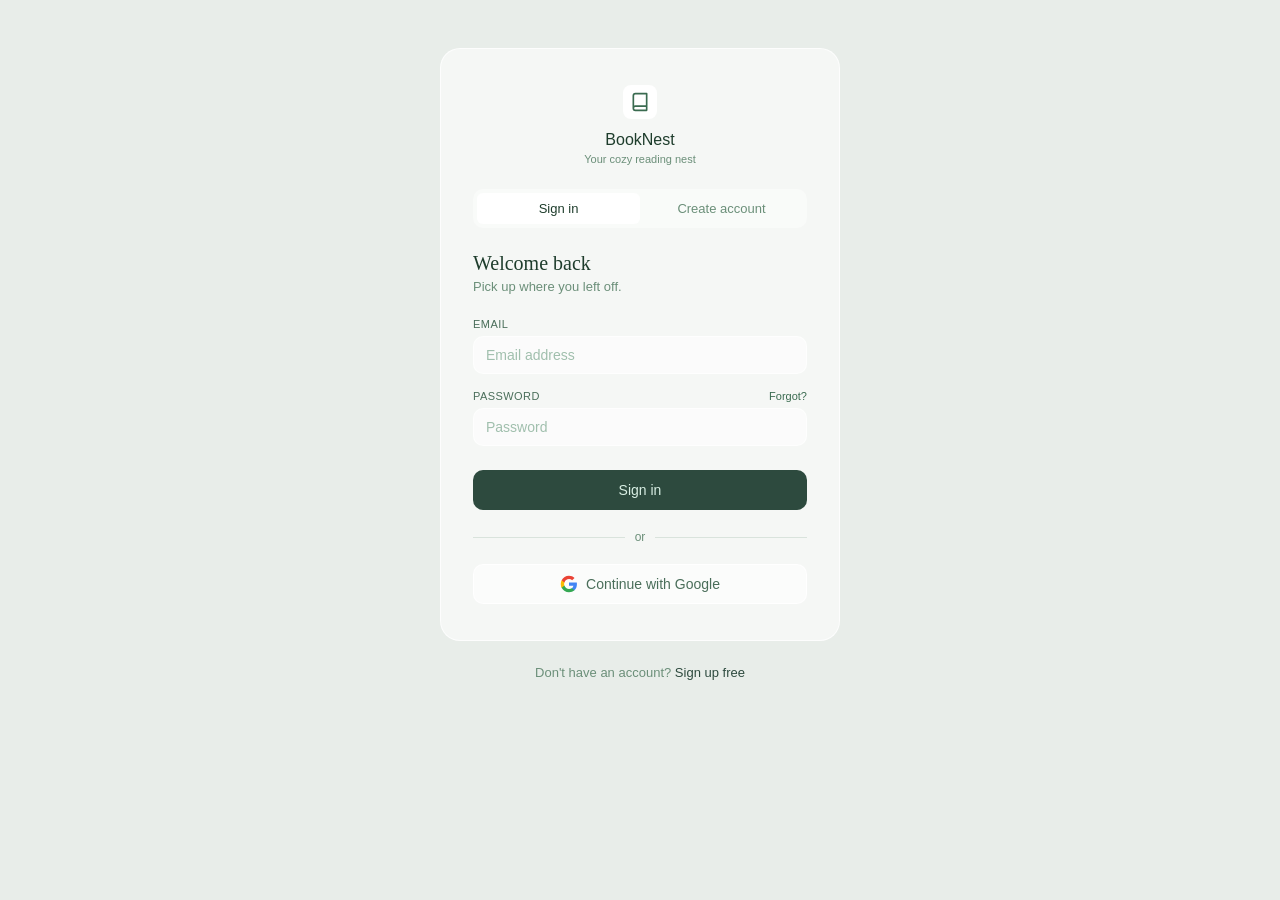
<file: account.html>
<!DOCTYPE html>
<html lang="en">
<head>
  <meta charset="UTF-8">
  <meta name="viewport" content="width=device-width, initial-scale=1.0">
  <title>BookNest - Your cozy reading nest</title>
  <link rel="stylesheet" href="accounts.css">
</head>
<body>
  <div class="page-wrapper">
    <div class="card">
      <div class="brand-header">
        <div class="icon-box">
          <svg viewBox="0 0 24 24" width="20" height="20" stroke="#3a6b50" stroke-width="2" fill="none" stroke-linecap="round" stroke-linejoin="round">
            <path d="M4 19.5v-15A2.5 2.5 0 0 1 6.5 2H20v20H6.5a2.5 2.5 0 0 1 0-5H20"/>
          </svg>
        </div>
        <div class="brand-info">
          <div class="brand-name">BookNest</div>
          <div class="brand-subtitle">Your cozy reading nest</div>
        </div>
      </div>

      <div class="tab-switcher">
        <div class="tab active" id="tab-in" onclick="show('in')">Sign in</div>
        <div class="tab" id="tab-up" onclick="show('up')">Create account</div>
      </div>

      <!-- Sign In Panel -->
      <div id="panel-in" class="panel active">
        <h2 class="panel-heading">Welcome back</h2>
        <p class="panel-subtext">Pick up where you left off.</p>

        <div class="form-group">
          <label>EMAIL</label>
          <input type="email" placeholder="Email address">
        </div>

        <div class="form-group">
          <div class="label-row">
            <label>PASSWORD</label>
            <a href="#" class="forgot-link">Forgot?</a>
          </div>
          <input type="password" placeholder="Password">
        </div>

        <button class="primary-btn">Sign in</button>

        <div class="divider">
          <span>or</span>
        </div>

        <button class="google-btn">
          <svg width="18" height="18" viewBox="0 0 24 24">
            <path fill="#4285F4" d="M22.56 12.25c0-.78-.07-1.53-.2-2.25H12v4.26h5.92c-.26 1.37-1.04 2.53-2.21 3.31v2.77h3.57c2.08-1.92 3.28-4.74 3.28-8.09z"/>
            <path fill="#34A853" d="M12 23c2.97 0 5.46-.98 7.28-2.66l-3.57-2.77c-.98.66-2.23 1.06-3.71 1.06-2.86 0-5.29-1.93-6.16-4.53H2.18v2.84C3.99 20.53 7.7 23 12 23z"/>
            <path fill="#FBBC05" d="M5.84 14.09c-.22-.66-.35-1.36-.35-2.09s.13-1.43.35-2.09V7.07H2.18C1.43 8.55 1 10.22 1 12s.43 3.45 1.18 4.93l2.85-2.22.81-.62z"/>
            <path fill="#EA4335" d="M12 5.38c1.62 0 3.06.56 4.21 1.64l3.15-3.15C17.45 2.09 14.97 1 12 1 7.7 1 3.99 3.47 2.18 7.07l3.66 2.84c.87-2.6 3.3-4.53 6.16-4.53z"/>
          </svg>
          Continue with Google
        </button>
      </div>

      <!-- Create Account Panel -->
      <div id="panel-up" class="panel">
        <div class="step-indicator">
          <div class="dot active" id="dot-1"></div>
          <div class="dot pending" id="dot-2"></div>
          <div class="dot pending" id="dot-3"></div>
        </div>

        <!-- Step 1 -->
        <div id="u1" class="step-panel active">
          <h2 class="panel-heading">Join BookNest</h2>
          <p class="panel-subtext">Takes about a minute.</p>
          
          <div class="grid-2">
            <div class="form-group">
              <label>FIRST NAME</label>
              <input type="text" placeholder="First name">
            </div>
            <div class="form-group">
              <label>LAST NAME</label>
              <input type="text" placeholder="Last name">
            </div>
          </div>
          
          <div class="form-group">
            <label>EMAIL</label>
            <input type="email" placeholder="Email address">
          </div>
          <div class="form-group">
            <label>PASSWORD</label>
            <input type="password" placeholder="Min. 8 characters">
          </div>
          
          <button class="primary-btn" onclick="ustep(2)">Continue &rarr;</button>

          <div class="divider">
            <span>or</span>
          </div>

          <button class="google-btn">
            <svg width="18" height="18" viewBox="0 0 24 24">
              <path fill="#4285F4" d="M22.56 12.25c0-.78-.07-1.53-.2-2.25H12v4.26h5.92c-.26 1.37-1.04 2.53-2.21 3.31v2.77h3.57c2.08-1.92 3.28-4.74 3.28-8.09z"/>
              <path fill="#34A853" d="M12 23c2.97 0 5.46-.98 7.28-2.66l-3.57-2.77c-.98.66-2.23 1.06-3.71 1.06-2.86 0-5.29-1.93-6.16-4.53H2.18v2.84C3.99 20.53 7.7 23 12 23z"/>
              <path fill="#FBBC05" d="M5.84 14.09c-.22-.66-.35-1.36-.35-2.09s.13-1.43.35-2.09V7.07H2.18C1.43 8.55 1 10.22 1 12s.43 3.45 1.18 4.93l2.85-2.22.81-.62z"/>
              <path fill="#EA4335" d="M12 5.38c1.62 0 3.06.56 4.21 1.64l3.15-3.15C17.45 2.09 14.97 1 12 1 7.7 1 3.99 3.47 2.18 7.07l3.66 2.84c.87-2.6 3.3-4.53 6.16-4.53z"/>
            </svg>
            Sign up with Google
          </button>
        </div>

        <!-- Step 2 -->
        <div id="u2" class="step-panel">
          <h2 class="panel-heading">Your reading taste</h2>
          <p class="panel-subtext">We'll personalize your library.</p>
          
          <div class="form-group">
            <label>READING GOAL (BOOKS / YEAR)</label>
            <input type="number" placeholder="e.g. 24" value="24">
          </div>

          <div class="genre-grid">
            <div class="genre-chip selected" onclick="toggleChip(this)">Fiction</div>
            <div class="genre-chip" onclick="toggleChip(this)">Non-fiction</div>
            <div class="genre-chip" onclick="toggleChip(this)">Mystery</div>
            <div class="genre-chip selected" onclick="toggleChip(this)">Sci-fi</div>
            <div class="genre-chip" onclick="toggleChip(this)">History</div>
            <div class="genre-chip" onclick="toggleChip(this)">Fantasy</div>
            <div class="genre-chip" onclick="toggleChip(this)">Biography</div>
            <div class="genre-chip" onclick="toggleChip(this)">Self-help</div>
            <div class="genre-chip" onclick="toggleChip(this)">Poetry</div>
          </div>
          
          <button class="primary-btn" onclick="ustep(3)">Continue &rarr;</button>
        </div>

        <!-- Step 3 -->
        <div id="u3" class="step-panel">
          <h2 class="panel-heading">Almost done</h2>
          <p class="panel-subtext">One last step.</p>
          
          <div class="form-group">
            <label>DISPLAY NAME</label>
            <input type="text" placeholder="e.g. ada_reads">
          </div>

          <div class="perks-box">
            <div class="perk">📚 Unlimited library & reading logs</div>
            <div class="perk">📈 Reading stats & yearly recap</div>
            <div class="perk">📝 Private notes & highlights</div>
          </div>
          
          <button class="primary-btn">Create my account</button>
        </div>

      </div>
    </div>
    
    <div class="footer-note" id="footer-in">
      Don't have an account? <a href="#" onclick="show('up'); return false;">Sign up free</a>
    </div>
    <div class="footer-note" id="footer-up" style="display: none;">
      Already a member? <a href="#" onclick="show('in'); return false;">Sign in</a>
    </div>
  </div>
  <script src="accounts.js"></script>
</body>
</html>
</file>
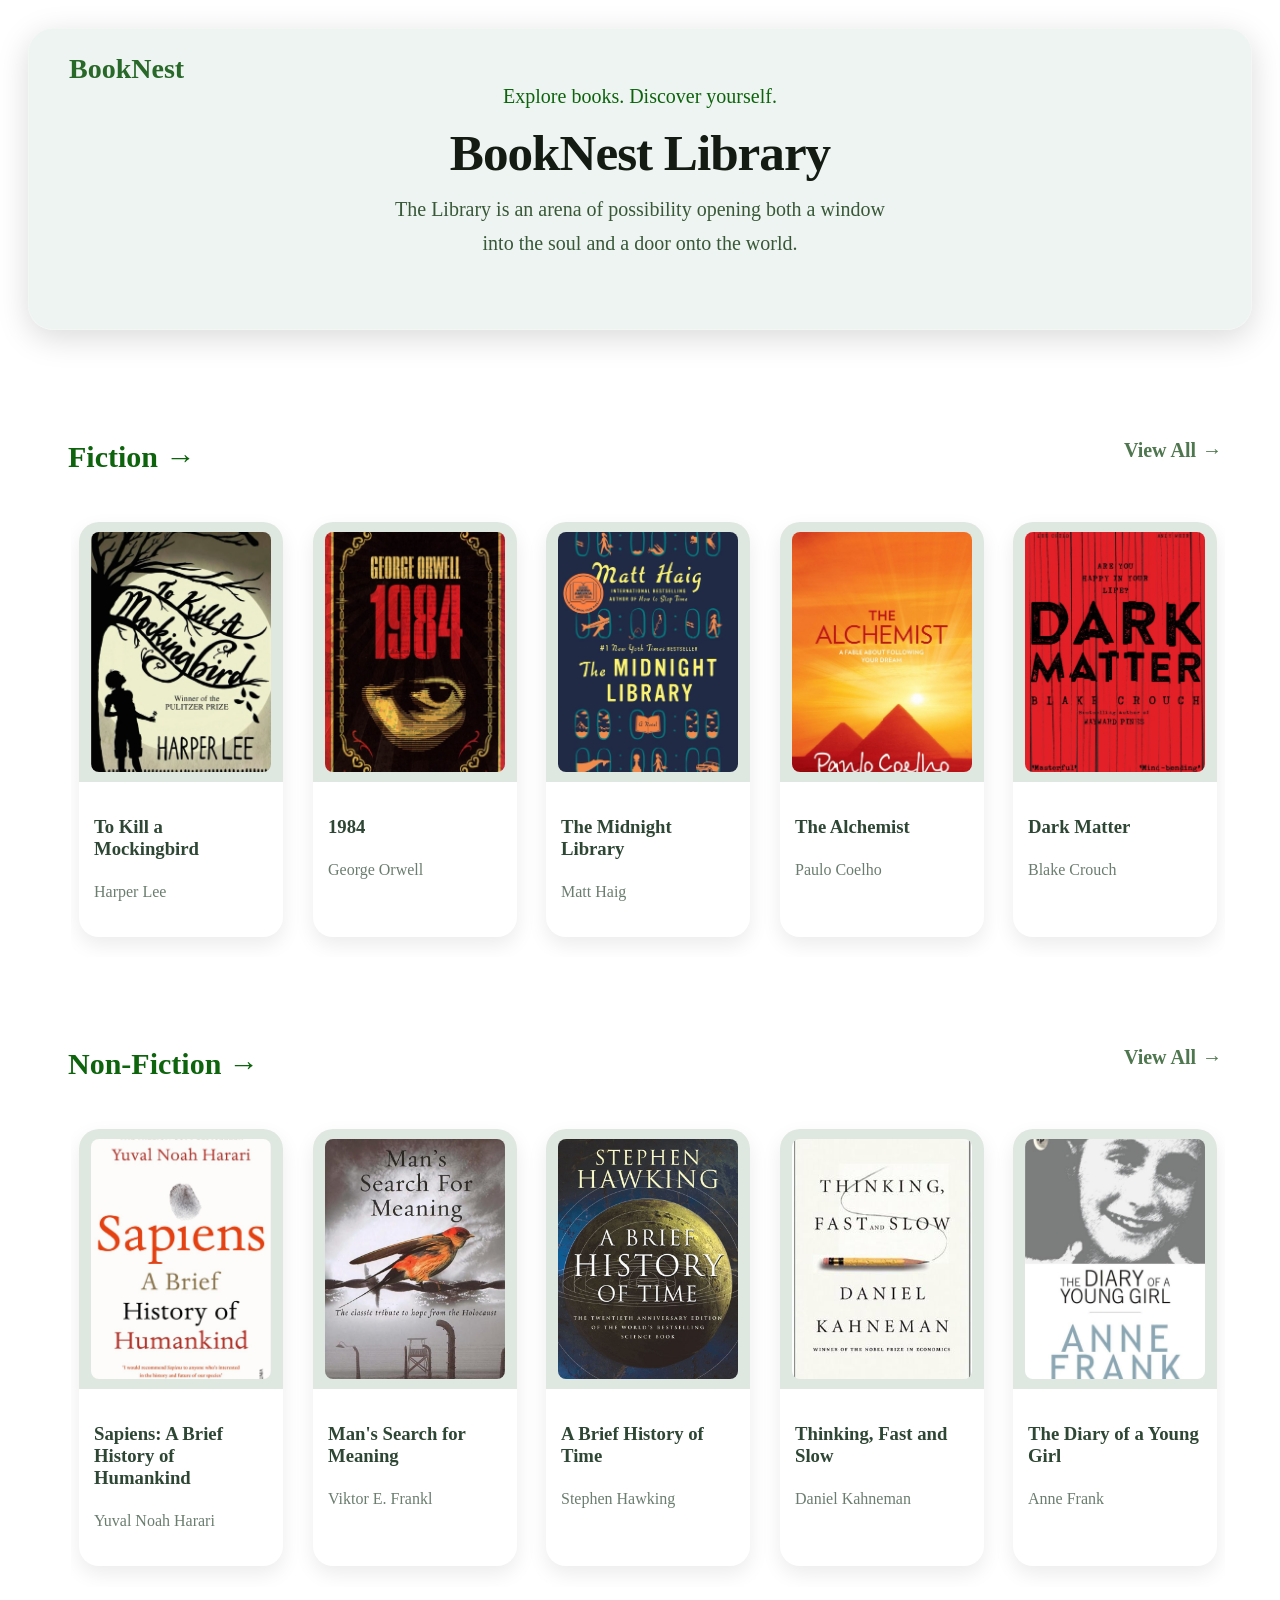
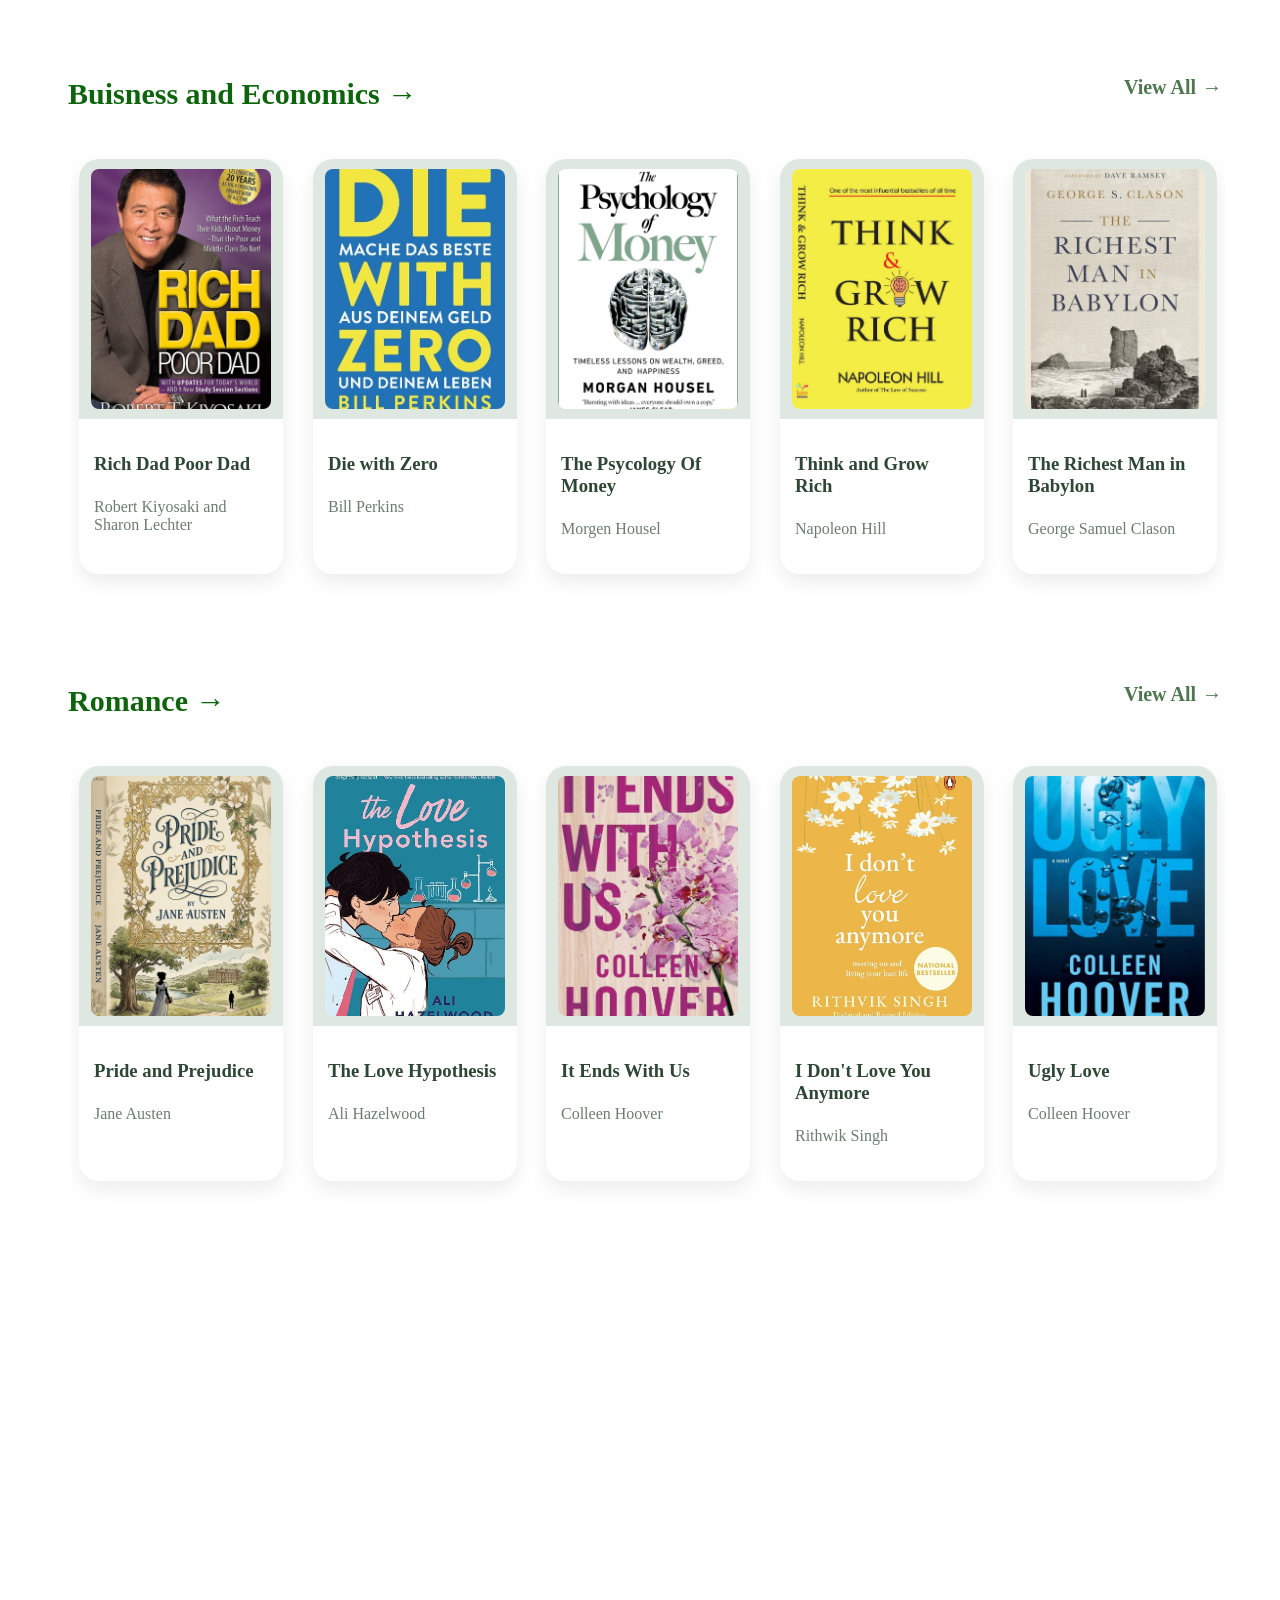
<file: books.html>
<!DOCTYPE html>
<html lang="en">
<head>
    <meta charset="UTF-8">
    <meta name="viewport" content="width=device-width, initial-scale=1.0">
    <title>Document</title>
    <link rel="icon" type="image/png" href="images/LOGO/Gemini_Generated.png">
    <link rel="stylesheet" href="books.css">
</head>
<body>
    <section class="library">
        <div class="library-box">
            <h2 class="library-title">BookNest</h2>
            <p class="library-subtitlee">Explore books. Discover yourself.</p>
            <h1 class="library-center">BookNest Library</h1>
            <p class="library-subtitle">The Library is an arena of possibility opening both a window<br> 
                into the soul and a door onto the world.</p>
        </div>
    </section>
    <!-- fiction section -->
    <div class="section-header">
        <p class="library-first">Fiction →</p>
        <p class="view-all">View All <span class="arrow">→</span></p>
    </div>
    <div class="book-row-container">
        <button class="scroll-arrow prev" aria-label="Scroll left">‹</button>
        <div class="book-grid">
            <div class="book-card">
                <div class="book-image">
                    <img src="images/fiction/fictionone.jpeg" alt="To Kill a Mockingbird">
                </div>
                <h3>To Kill a Mockingbird</h3>
                <p>Harper Lee</p>
            </div>

            <div class="book-card">
                <div class="book-image">
                    <img src="images/fiction/fictiontwo.jpeg" alt="1984">
                </div>
                <h3>1984</h3>
                <p>George Orwell</p>
            </div>

            <div class="book-card">
                <div class="book-image">
                    <img src="images/tracker-library/The Midnight Library.jpg" alt="The Midnight Library">
                </div>
                <h3>The Midnight Library</h3>
                <p>Matt Haig</p>
            </div>

            <div class="book-card">
                <div class="book-image">
                    <img src="images/fiction/fictionfour.jpeg" alt="The Alchemist">
                </div>
                <h3>The Alchemist</h3>
                <p>Paulo Coelho</p>
            </div>

            <div class="book-card">
                <div class="book-image">
                    <img src="images/fiction/fictionfive.jpeg" alt="Dark Matter">
                </div>
                <h3>Dark Matter</h3>
                <p>Blake Crouch</p>
            </div>
        </div>
        <button class="scroll-arrow next" aria-label="Scroll right">›</button>
    </div>
    <!-- non-fiction section-->
    <div class="section-header">
        <p class="library-second">Non-Fiction →</p>
        <p class="view-all">View All <span class="arrow">→</span></p>
    </div>
    <div class="book-row-container">
        <button class="scroll-arrow prev" aria-label="Scroll left">‹</button>
        <div class="book-grid">
            <div class="book-card">
                <div class="book-image">
                    <img src="images/nonfiction/nonfiction1.jpeg" alt="Sapiens: A Brief History of Humankind">
                </div>
                <h3>Sapiens: A Brief History of Humankind</h3>
                <p>Yuval Noah Harari</p>
            </div>

            <div class="book-card">
                <div class="book-image">
                    <img src="images/nonfiction/nonfiction2.jpeg" alt="Man's Search for Meaning">
                </div>
                <h3>Man's Search for Meaning</h3>
                <p>Viktor E. Frankl</p>
            </div>

            <div class="book-card">
                <div class="book-image">
                    <img src="images/nonfiction/nonfiction3.jpeg" alt="A Brief History of Time">
                </div>
                <h3>A Brief History of Time</h3>
                <p>Stephen Hawking</p>
            </div>

            <div class="book-card">
                <div class="book-image">
                    <img src="images/nonfiction/nonfiction4.jpeg" alt="Thinking, Fast and Slow">
                </div>
                <h3>Thinking, Fast and Slow</h3>
                <p>Daniel Kahneman</p>
            </div>

            <div class="book-card">
                <div class="book-image">
                    <img src="images/nonfiction/nonfiction5.jpeg" alt="The Diary of a Young Girl">
                </div>
                <h3>The Diary of a Young Girl</h3>
                <p>Anne Frank</p>
            </div>
        </div>
        <button class="scroll-arrow next" aria-label="Scroll right">›</button>
    </div>

    <!-- buisness and economics -->
    <div class="section-header">
        <p class="library-third">Buisness and Economics →</p>
        <p class="view-all">View All <span class="arrow">→</span></p>
    </div>
    <div class="book-row-container">
        <button class="scroll-arrow prev" aria-label="Scroll left">‹</button>
        <div class="book-grid">
            <div class="book-card">
                <div class="book-image">
                    <img src="images/buisness/buisnessone.jpeg" alt="Rich Dad Poor Dad">
                </div>
                <h3>Rich Dad Poor Dad</h3>
                <p>Robert Kiyosaki and Sharon Lechter</p>
            </div>

            <div class="book-card">
                <div class="book-image">
                    <img src="images/buisness/buisnessextra.jpeg" alt="Die with Zero">
                </div>
                <h3>Die with Zero</h3>
                <p>Bill Perkins</p>
            </div>

            <div class="book-card">
                <div class="book-image">
                    <img src="images/buisness/buisnessthree.jpeg" alt="The Psycology Of Money">
                </div>
                <h3>The Psycology Of Money</h3>
                <p>Morgen Housel</p>
            </div>

            <div class="book-card">
                <div class="book-image">
                    <img src="images/buisness/buisnessfour .jpeg" alt="Think and Grow Rich">
                </div>
                <h3>Think and Grow Rich</h3>
                <p>Napoleon Hill</p>
            </div>

            <div class="book-card">
                <div class="book-image">
                    <img src="images/buisness/buisnessfive.jpeg" alt="The Richest Man in Babylon">
                </div>
                <h3>The Richest Man in Babylon</h3>
                <p>George Samuel Clason</p>
            </div>
        </div>
        <button class="scroll-arrow next" aria-label="Scroll right">›</button>
    </div>
    <!-- Romance -->
    <div class="section-header">
        <p class="library-four">Romance →</p>
        <p class="view-all">View All <span class="arrow">→</span></p>
    </div>
    <div class="book-row-container">
        <button class="scroll-arrow prev" aria-label="Scroll left">‹</button>
        <div class="book-grid">
            <div class="book-card">
                <div class="book-image">
                    <img src="images/Romance/Romance1.jpeg" alt="Pride and Prejudice">
                </div>
                <h3>Pride and Prejudice</h3>
                <p>Jane Austen</p>
            </div>

            <div class="book-card">
                <div class="book-image">
                    <img src="images/Romance/Romance2.jpeg" alt="The Love Hypothesis">
                </div>
                <h3>The Love Hypothesis</h3>
                <p>Ali Hazelwood</p>
            </div>

            <div class="book-card">
                <div class="book-image">
                    <img src="images/Romance/Romance3.jpeg" alt="It Ends With Us">
                </div>
                <h3>It Ends With Us</h3>
                <p>Colleen Hoover</p>
            </div>

            <div class="book-card">
                <div class="book-image">
                    <img src="images/Romance/Romance4.jpeg" alt="I Don't Love You Anymore">
                </div>
                <h3>I Don't Love You Anymore</h3>
                <p>Rithwik Singh</p>
            </div>

            <div class="book-card">
                <div class="book-image">
                    <img src="images/Romance/Romance5.jpeg" alt="Ugly Love">
                </div>
                <h3>Ugly Love</h3>
                <p>Colleen Hoover</p>
            </div>
        </div>
        <button class="scroll-arrow next" aria-label="Scroll right">›</button>
    </div>
    <!-- Thriller section -->
    <div class="section-header">
        <p class="library-five">Thriller →</p>
        <p class="view-all">View All <span class="arrow">→</span></p>
    </div>
    <div class="book-row-container">
        <button class="scroll-arrow prev" aria-label="Scroll left">‹</button>
        <div class="book-grid">
            <div class="book-card">
                <div class="book-image">
                    <img src="images/thriller/thrillerone.jpeg" alt="Gone Girl">
                </div>
                <h3>Gone Girl</h3>
                <p>Gillian Flynn</p>
            </div>

            <div class="book-card">
                <div class="book-image">
                    <img src="images/thriller/thriller2.jpeg" alt="Verity">
                </div>
                <h3>Verity</h3>
                <p>Colleen Hoover</p>
            </div>

            <div class="book-card">
                <div class="book-image">
                    <img src="images/thriller/thriller3.jpeg" alt="The Silent Patient">
                </div>
                <h3>The Silent Patient</h3>
                <p>Alex Michaelides</p>
            </div>

            <div class="book-card">
                <div class="book-image">
                    <img src="images/thriller/thriller4.jpeg" alt="And Then There Were None">
                </div>
                <h3>And Then There Were None</h3>
                <p>Agatha Christie</p>
            </div>

            <div class="book-card">
                <div class="book-image">
                    <img src="images/thriller/thriller5.jpeg" alt="The Girl with the Dragon Tattoo">
                </div>
                <h3>The Girl with the Dragon Tattoo</h3>
                <p>Stieg Larsson</p>
            </div>
        </div>
        <button class="scroll-arrow next" aria-label="Scroll right">›</button>
    </div>

    <!-- self-help section-->
    <div class="section-header">
        <p class="library-six">Self Help →</p>
        <p class="view-all">View All <span class="arrow">→</span></p>
    </div>
    
    <div class="book-row-container">
        <button class="scroll-arrow prev" aria-label="Scroll left">‹</button>
        <div class="book-grid">
            <div class="book-card">
                <div class="book-image">
                    <img src="images/tracker-library/Atomic Habits.jpg" alt="Atomic Habits">
                </div>
                <h3>Atomic Habits</h3>
                <p>James Clear</p>
            </div>

            <div class="book-card">
                <div class="book-image">
                    <img src="images/self-help/selfhelp2.jpeg" alt="The Mountain is You">
                </div>
                <h3>The Mountain is You</h3>
                <p>Brianna Wiest</p>
            </div>

            <div class="book-card">
                <div class="book-image">
                    <img src="images/self-help/selfhelp4.jpeg" alt="The Courage to Be Disliked">
                </div>
                <h3>The Courage to Be Disliked</h3>
                <p>Ichiro Kishimi and Fumitake Koga</p>
            </div>

            <div class="book-card">
                <div class="book-image">
                    <img src="images/self-help/selfhelp3.jpeg" alt="How to Win Friends and Influence People">
                </div>
                <h3>How to Win Friends and Influence People</h3>
                <p>Dale Carnegie</p>
            </div>

            <div class="book-card">
                <div class="book-image">
                    <img src="images/self-help/selfhelp5.jpeg" alt="Who Moved My Cheese ?">
                </div>
                <h3>Who Moved My Cheese ?</h3>
                <p>Spencer Johnson</p>
            </div>
        </div>
        <button class="scroll-arrow next" aria-label="Scroll right">›</button>
    </div>
    <script src="books.js" defer></script>
</body>
</html>
</file>
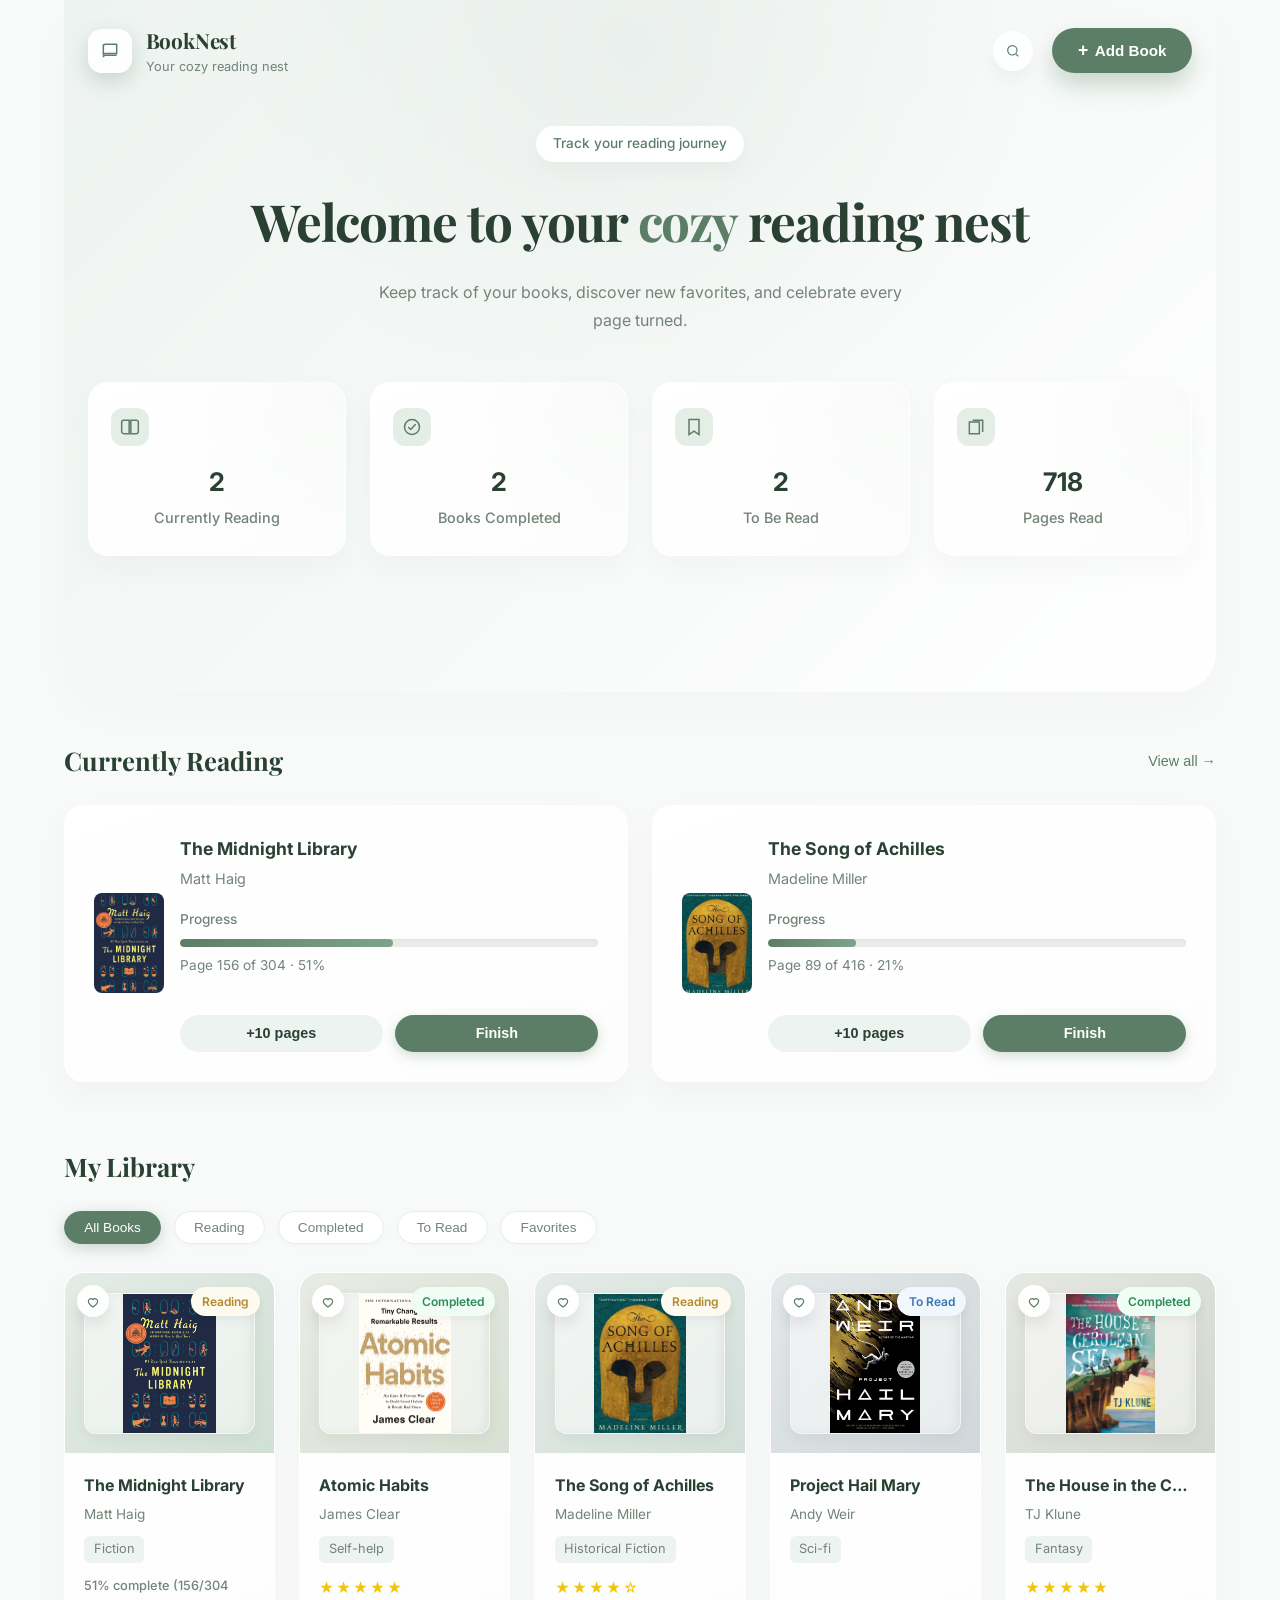
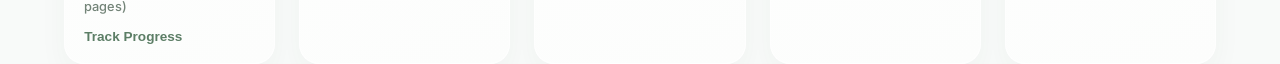
<file: tracker.html>
<!DOCTYPE html>
<html lang="en">

<head>
  <meta charset="UTF-8" />
  <title>BookNest – Reading Tracker</title>
  <meta name="viewport" content="width=device-width, initial-scale=1.0" />
  <link rel="icon" type="image/png" href="images/LOGO/Gemini_Generated.png">
  <link rel="stylesheet" href="tracker.css" />
</head>

<body>
  <div class="page-wrapper">
  <div class="headerArea">
    <div class="mainWrapper">
      <!-- TOP NAV -->
      <header class="top-nav">
        <div class="brand">
          <div class="brand-icon">
            <!-- BookNest logo icon -->
            <svg class="icon" viewBox="0 0 24 24" aria-hidden="true">
              <path d="M4 19.5C4 18.1 5.1 17 6.5 17H20" stroke="currentColor" stroke-width="1.8" fill="none" />
              <path d="M4 4v13.5C4 16.1 5.1 15 6.5 15H20V4H6.5C5.1 4 4 5.1 4 6.5Z" stroke="currentColor"
                stroke-width="1.8" fill="none" />
            </svg>
          </div>
          <div class="brand-text">
            <h1>BookNest</h1>
            <p>Your cozy reading nest</p>
          </div>
        </div>

        <div class="nav-right">
          <button class="nav-search" aria-label="Search">
            <!-- Search icon -->
            <svg class="icon small" viewBox="0 0 24 24" aria-hidden="true">
              <circle cx="11" cy="11" r="7" stroke="currentColor" stroke-width="1.8" fill="none" />
              <path d="M20 20l-3.5-3.5" stroke="currentColor" stroke-width="1.8" fill="none" />
            </svg>
          </button>

          <button class="btn-primary">
            <span class="btn-plus">+</span>
            <span>Add Book</span>
          </button>
        </div>
      </header>

      <!-- HERO CENTER -->
      <section class="hero-main">
        <div class="hero-pill">Track your reading journey</div>

        <h2 class="hero-title">
          Welcome to your <span>cozy</span> reading nest
        </h2>

        <p class="hero-subtitle">
          Keep track of your books, discover new favorites, and celebrate every
          page turned.
        </p>

        <!-- quick stats summary -->
        <div class="dashboardStats">
          <!-- Currently Reading -->
          <div class="stat-card">
            <div class="stat-icon">
              <!-- open book icon -->
              <svg class="icon" viewBox="0 0 24 24" aria-hidden="true">
                <path d="M2 6.5C2 5.1 3.1 4 4.5 4H11v16H4.5C3.1 20 2 18.9 2 17.5V6.5Z" stroke="currentColor"
                  stroke-width="1.8" fill="none" />
                <path d="M22 6.5C22 5.1 20.9 4 19.5 4H13v16h6.5c1.4 0 2.5-1.1 2.5-2.5V6.5Z" stroke="currentColor"
                  stroke-width="1.8" fill="none" />
              </svg>
            </div>
            <div class="stat-value">2</div>
            <div class="stat-label">Currently Reading</div>
          </div>

          <!-- Books Completed -->
          <div class="stat-card">
            <div class="stat-icon">
              <!-- check circle icon -->
              <svg class="icon" viewBox="0 0 24 24" aria-hidden="true">
                <circle cx="12" cy="12" r="9" stroke="currentColor" stroke-width="1.8" fill="none" />
                <path d="M8 12.5l2.5 2.5L16 9" stroke="currentColor" stroke-width="1.8" stroke-linecap="round"
                  fill="none" />
              </svg>
            </div>
            <div class="stat-value">2</div>
            <div class="stat-label">Books Completed</div>
          </div>

          <!-- To Be Read -->
          <div class="stat-card">
            <div class="stat-icon">
              <!-- bookmark icon -->
              <svg class="icon" viewBox="0 0 24 24" aria-hidden="true">
                <path d="M6 3h12v18l-6-4-6 4V3Z" stroke="currentColor" stroke-width="1.8" fill="none" />
              </svg>
            </div>
            <div class="stat-value">2</div>
            <div class="stat-label">To Be Read</div>
          </div>

          <!-- Pages Read -->
          <div class="stat-card">
            <div class="stat-icon">
              <!-- stacked pages icon -->
              <svg class="icon" viewBox="0 0 24 24" aria-hidden="true">
                <path d="M4 6h12v14H4z" stroke="currentColor" stroke-width="1.8" fill="none" />
                <path d="M8 4h12v14" stroke="currentColor" stroke-width="1.8" fill="none" />
              </svg>
            </div>
            <div class="stat-value">718</div>
            <div class="stat-label">Pages Read</div>
          </div>
        </div>
      </section>
    </div>
  </div>

  <!-- MAIN CONTENT -->
  <main class="container content">
    <!-- CURRENTLY READING -->
    <section>
      <div class="section-header">
        <h2>Currently Reading</h2>
        <button class="section-link">View all →</button>
      </div>

      <div class="activeBooks">
        <!-- current book list -->
        <!-- Book 1 -->
        <article class="reading-card">
          <div class="book-cover">
            <img src="images/tracker-library/The Midnight Library.jpg" alt="Book Cover">
          </div>
          <div class="reading-content">
            <div>
              <div class="reading-title">The Midnight Library</div>
              <div class="reading-author">Matt Haig</div>

              <div class="progress-label">Progress</div>
              <div class="progress-bar">
                <div class="progress-fill p-51"></div>
              </div>
              <div class="progress-text">Page 156 of 304 · 51%</div>
            </div>
            <div class="reading-actions">
              <button class="btn-pill btn-soft">+10 pages</button>
              <button class="btn-pill btn-main">Finish</button>
            </div>
          </div>
        </article>

        <!-- Book 2 -->
        <article class="reading-card">
          <div class="book-cover">
            <img src="images/tracker-library/The Song of Achilles.jpg" alt="Book Cover">
          </div>
          <div class="reading-content">
            <div>
              <div class="reading-title">The Song of Achilles</div>
              <div class="reading-author">Madeline Miller</div>

              <div class="progress-label">Progress</div>
              <div class="progress-bar">
                <div class="progress-fill p-21"></div>
              </div>
              <div class="progress-text">Page 89 of 416 · 21%</div>
            </div>
            <div class="reading-actions">
              <button class="btn-pill btn-soft">+10 pages</button>
              <button class="btn-pill btn-main">Finish</button>
            </div>
          </div>
        </article>
      </div>
    </section>

    <!-- MY LIBRARY -->
    <section>
      <div class="section-header">
        <h2>My Library</h2>
      </div>

      <div class="filters">
        <button class="filter-pill active">All Books</button>
        <button class="filter-pill">Reading</button>
        <button class="filter-pill">Completed</button>
        <button class="filter-pill">To Read</button>
        <button class="filter-pill">Favorites</button>
      </div>

      <div class="bookCollection">
        <!-- Card 1 -->
        <article class="book-card">
          <div class="book-cover cover-bg-1">
            <div class="favorite-icon" aria-hidden="true">
              <!-- Heart icon -->
              <svg class="icon small" viewBox="0 0 24 24">
                <path d="M12 21s-7-4.4-7-9a4 4 0 0 1 7-2 4 4 0 0 1 7 2c0 4.6-7 9-7 9Z" stroke="currentColor"
                  stroke-width="1.8" fill="none" />
              </svg>
            </div>
            <div class="status-badge badge-reading">Reading</div>
            <div class="book-cover-inner">
              <img src="images/tracker-library/The Midnight Library.jpg" alt="Book Cover">
            </div>
          </div>
          <div class="book-body">
            <div class="book-title">The Midnight Library</div>
            <div class="book-author">Matt Haig</div>
            <div class="book-genre">Fiction</div>
            <div class="book-progress">
              51% complete (156/304 pages)
            </div>
            <button class="track-link">Track Progress</button>
          </div>
        </article>

        <!-- Card 2 -->
        <article class="book-card">
          <div class="book-cover cover-bg-2">
            <div class="favorite-icon" aria-hidden="true">
              <svg class="icon small" viewBox="0 0 24 24">
                <path d="M12 21s-7-4.4-7-9a4 4 0 0 1 7-2 4 4 0 0 1 7 2c0 4.6-7 9-7 9Z" stroke="currentColor"
                  stroke-width="1.8" fill="none" />
              </svg>
            </div>
            <div class="status-badge badge-completed">Completed</div>
            <div class="book-cover-inner">
              <img src="images/tracker-library/Atomic Habits.jpg" alt="Book Cover">
            </div>
          </div>
          <div class="book-body">
            <div class="book-title">Atomic Habits</div>
            <div class="book-author">James Clear</div>
            <div class="book-genre">Self-help</div>
            <div class="stars">★★★★★</div>
          </div>
        </article>

        <!-- Card 3 -->
        <article class="book-card">
          <div class="book-cover cover-bg-3">
            <div class="favorite-icon" aria-hidden="true">
              <svg class="icon small" viewBox="0 0 24 24">
                <path d="M12 21s-7-4.4-7-9a4 4 0 0 1 7-2 4 4 0 0 1 7 2c0 4.6-7 9-7 9Z" stroke="currentColor"
                  stroke-width="1.8" fill="none" />
              </svg>
            </div>
            <div class="status-badge badge-reading">Reading</div>
            <div class="book-cover-inner">
              <img src="images/tracker-library/The Song of Achilles.jpg" alt="Book Cover">
            </div>
          </div>
          <div class="book-body">
            <div class="book-title">The Song of Achilles</div>
            <div class="book-author">Madeline Miller</div>
            <div class="book-genre">Historical Fiction</div>
            <div class="stars">★★★★☆</div>
          </div>
        </article>

        <!-- Card 4 -->
        <article class="book-card">
          <div class="book-cover cover-bg-4">
            <div class="favorite-icon" aria-hidden="true">
              <svg class="icon small" viewBox="0 0 24 24">
                <path d="M12 21s-7-4.4-7-9a4 4 0 0 1 7-2 4 4 0 0 1 7 2c0 4.6-7 9-7 9Z" stroke="currentColor"
                  stroke-width="1.8" fill="none" />
              </svg>
            </div>
            <div class="status-badge badge-toread">To Read</div>
            <div class="book-cover-inner">
              <img src="images/tracker-library/project hail mary.jpg" alt="Project Hail Mary Book Cover">
            </div>
          </div>
          <div class="book-body">
            <div class="book-title">Project Hail Mary</div>
            <div class="book-author">Andy Weir</div>
            <div class="book-genre">Sci-fi</div>
          </div>
        </article>

        <!-- Card 5 -->
        <article class="book-card">
          <div class="book-cover cover-bg-5">
            <div class="favorite-icon" aria-hidden="true">
              <svg class="icon small" viewBox="0 0 24 24">
                <path d="M12 21s-7-4.4-7-9a4 4 0 0 1 7-2 4 4 0 0 1 7 2c0 4.6-7 9-7 9Z" stroke="currentColor"
                  stroke-width="1.8" fill="none" />
              </svg>
            </div>
            <div class="status-badge badge-completed">Completed</div>
            <div class="book-cover-inner">
              <img src="images/tracker-library/The House in the Cerulean Sea.jpeg" alt="Book Cover">
            </div>
          </div>
          <div class="book-body">
            <div class="book-title">The House in the Cerulean Sea</div>
            <div class="book-author">TJ Klune</div>
            <div class="book-genre">Fantasy</div>
            <div class="stars">★★★★★</div>
          </div>
        </article>
      </div>
    </section>
  </main>
  </div>
  <script>
    document.addEventListener('DOMContentLoaded', () => {
      // Define default books state matching the initial HTML
      const defaultBooks = [
        {
          title: "The Midnight Library",
          author: "Matt Haig",
          currentPage: 156,
          totalPages: 304,
          status: "Reading"
        },
        {
          title: "The Song of Achilles",
          author: "Madeline Miller",
          currentPage: 89,
          totalPages: 416,
          status: "Reading"
        }
      ];

      // Load books state from localStorage or initialize with defaults
      let books = JSON.parse(localStorage.getItem('booknest_active_books'));
      if (!books) {
        books = defaultBooks;
        localStorage.setItem('booknest_active_books', JSON.stringify(books));
      }

      // Update UI helper function
      function updateUI(booksState) {
        // 1. Update "Currently Reading" cards
        const readingCards = document.querySelectorAll('.reading-card');
        readingCards.forEach(card => {
          const titleEl = card.querySelector('.reading-title');
          if (!titleEl) return;
          const title = titleEl.textContent.trim();
          const book = booksState.find(b => b.title === title);
          if (!book) return;

          const percentage = Math.round((book.currentPage / book.totalPages) * 100);
          
          // Update progress fill bar width
          const fillEl = card.querySelector('.progress-fill');
          if (fillEl) {
            fillEl.style.width = percentage + '%';
          }
          
          // Update progress description text
          const textEl = card.querySelector('.progress-text');
          if (textEl) {
            textEl.textContent = `Page ${book.currentPage} of ${book.totalPages} · ${percentage}%`;
          }

          // Cap/disable the "+10 pages" button if book is completed
          const plusTenBtn = card.querySelector('.btn-soft');
          if (plusTenBtn) {
            if (book.currentPage >= book.totalPages) {
              plusTenBtn.disabled = true;
              plusTenBtn.style.opacity = '0.5';
              plusTenBtn.style.cursor = 'not-allowed';
            } else {
              plusTenBtn.disabled = false;
              plusTenBtn.style.opacity = '';
              plusTenBtn.style.cursor = '';
            }
          }
        });

        // 2. Update "My Library" cards to keep the status badge and progress text in sync
        const bookCards = document.querySelectorAll('.book-card');
        bookCards.forEach(card => {
          const titleEl = card.querySelector('.book-title');
          if (!titleEl) return;
          const title = titleEl.textContent.trim();
          const book = booksState.find(b => b.title === title);
          if (!book) return;

          const percentage = Math.round((book.currentPage / book.totalPages) * 100);

          // Update status badge (Reading/Completed)
          const badgeEl = card.querySelector('.status-badge');
          if (badgeEl) {
            badgeEl.textContent = book.status;
            if (book.status === 'Completed') {
              badgeEl.className = 'status-badge badge-completed';
            } else {
              badgeEl.className = 'status-badge badge-reading';
            }
          }

          // Update progress text if it exists
          const progressEl = card.querySelector('.book-progress');
          if (progressEl) {
            progressEl.textContent = `${percentage}% complete (${book.currentPage}/${book.totalPages} pages)`;
          }
        });

        // 3. Update total stats on the dashboard
        const statCards = document.querySelectorAll('.stat-card');
        statCards.forEach(card => {
          const labelEl = card.querySelector('.stat-label');
          const valueEl = card.querySelector('.stat-value');
          if (!labelEl || !valueEl) return;
          
          const label = labelEl.textContent.trim();
          if (label === 'Currently Reading') {
            const count = booksState.filter(b => b.status === 'Reading').length;
            valueEl.textContent = count;
          } else if (label === 'Books Completed') {
            const count = 2 + booksState.filter(b => b.status === 'Completed').length;
            valueEl.textContent = count;
          } else if (label === 'Pages Read') {
            const pages = 473 + booksState.reduce((sum, b) => sum + b.currentPage, 0);
            valueEl.textContent = pages;
          }
        });
      }

      // Initial UI update
      updateUI(books);

      // Setup event delegation on parent container (.activeBooks) for click events on the "+10 pages" buttons
      const activeBooksContainer = document.querySelector('.activeBooks');
      if (activeBooksContainer) {
        activeBooksContainer.addEventListener('click', (event) => {
          // Identify the "+10 pages" button
          const btn = event.target.closest('.btn-soft');
          if (btn && btn.textContent.trim().toLowerCase().includes('+10')) {
            const card = btn.closest('.reading-card');
            if (!card) return;
            
            const titleEl = card.querySelector('.reading-title');
            if (!titleEl) return;
            
            const title = titleEl.textContent.trim();
            const book = books.find(b => b.title === title);
            if (!book) return;

            // Increase current page count by 10 (capped at totalPages)
            book.currentPage = Math.min(book.currentPage + 10, book.totalPages);
            
            // Auto-complete if totalPages is reached
            if (book.currentPage >= book.totalPages) {
              book.status = 'Completed';
            }

            // Persist to localStorage
            localStorage.setItem('booknest_active_books', JSON.stringify(books));

            // Sync changes to UI
            updateUI(books);
          }
        });
      }
    });
  </script>
</body>

</html>
</file>
<file: accounts.css>
* {
  box-sizing: border-box;
  margin: 0;
  padding: 0;
  font-family: -apple-system, BlinkMacSystemFont, "Segoe UI", Roboto, Helvetica, Arial, sans-serif;
}

body {
  background-color: #e8ede9;
  border-radius: 16px;
  padding: 48px 24px;
  display: flex;
  flex-direction: column;
  align-items: center;
  justify-content: center;
  min-height: 620px;
}

.page-wrapper {
  width: 100%;
  max-width: 400px;
  display: flex;
  flex-direction: column;
  align-items: center;
}

.card {
  background: rgba(255, 255, 255, 0.55);
  border: 1px solid rgba(255, 255, 255, 0.75);
  border-radius: 20px;
  padding: 36px 32px;
  width: 100%;
  max-width: 400px;
}

.brand-header {
  display: flex;
  flex-direction: column;
  align-items: center;
  margin-bottom: 24px;
}

.icon-box {
  width: 34px;
  height: 34px;
  background-color: white;
  border-radius: 8px;
  display: flex;
  align-items: center;
  justify-content: center;
  margin-bottom: 12px;
}

.brand-name {
  font-size: 16px;
  font-weight: 500;
  color: #1e3d2c;
  margin-bottom: 4px;
  text-align: center;
}

.brand-subtitle {
  font-size: 11px;
  color: #6b8f79;
  text-align: center;
}

.tab-switcher {
  display: flex;
  background: rgba(255, 255, 255, 0.4);
  border-radius: 10px;
  padding: 4px;
  margin-bottom: 24px;
}

.tab {
  flex: 1;
  text-align: center;
  padding: 8px 0;
  font-size: 13px;
  color: #6b8f79;
  cursor: pointer;
  border-radius: 6px;
  transition: all 0.2s ease;
}

.tab.active {
  background: white;
  color: #1e3d2c;
  font-weight: 500;
}

.panel {
  display: none;
}

.panel.active {
  display: block;
}

.panel-heading {
  font-family: Georgia, serif;
  font-size: 20px;
  color: #1e3d2c;
  margin-bottom: 4px;
  font-weight: normal;
}

.panel-subtext {
  font-size: 13px;
  color: #6b8f79;
  margin-bottom: 24px;
}

.form-group {
  margin-bottom: 16px;
}

.label-row {
  display: flex;
  justify-content: space-between;
  align-items: baseline;
}

label {
  display: block;
  text-transform: uppercase;
  font-size: 11px;
  font-weight: 500;
  color: #4a6e5a;
  letter-spacing: 0.04em;
  margin-bottom: 6px;
}

.forgot-link {
  font-size: 11px;
  color: #3a6b50;
  text-decoration: none;
}

.forgot-link:hover {
  text-decoration: underline;
}

input {
  width: 100%;
  background: rgba(255, 255, 255, 0.55);
  border: 1px solid rgba(255, 255, 255, 0.7);
  border-radius: 10px;
  padding: 10px 12px;
  font-size: 14px;
  color: #1e3d2c;
  transition: all 0.2s ease;
  outline: none;
}

input::placeholder {
  color: #a0bfad;
}

input:focus {
  border-color: rgba(74, 120, 90, 0.5);
  background: rgba(255, 255, 255, 0.75);
  box-shadow: 0 0 0 3px rgba(74, 120, 90, 0.1);
}

.primary-btn {
  width: 100%;
  background: #2D4A3E;
  color: #d8eee3;
  border: none;
  border-radius: 10px;
  padding: 12px;
  font-size: 14px;
  font-weight: 500;
  cursor: pointer;
  transition: background 0.2s ease;
  margin-top: 8px;
}

.primary-btn:hover {
  background: #1D9E75;
}

.divider {
  display: flex;
  align-items: center;
  text-align: center;
  margin: 20px 0;
  color: #6b8f79;
  font-size: 12px;
}

.divider::before,
.divider::after {
  content: '';
  flex: 1;
  border-bottom: 1px solid rgba(107, 143, 121, 0.2);
}

.divider span {
  padding: 0 10px;
}

.google-btn {
  width: 100%;
  background: rgba(255, 255, 255, 0.6);
  color: #4a6e5a;
  border: 1px solid rgba(255, 255, 255, 0.8);
  border-radius: 10px;
  padding: 10px;
  font-size: 14px;
  font-weight: 500;
  cursor: pointer;
  display: flex;
  align-items: center;
  justify-content: center;
  gap: 8px;
  transition: background 0.2s ease;
}

.google-btn:hover {
  background: rgba(255, 255, 255, 0.9);
}

.step-indicator {
  display: flex;
  gap: 6px;
  margin-bottom: 24px;
}

.dot {
  width: 28px;
  height: 4px;
  border-radius: 2px;
  transition: background 0.3s ease;
}

.dot.active { background: #2D4A3E; }
.dot.done { background: #7bbf9e; }
.dot.pending { background: rgba(255, 255, 255, 0.5); }

.step-panel {
  display: none;
}

.step-panel.active {
  display: block;
}

.grid-2 {
  display: grid;
  grid-template-columns: 1fr 1fr;
  gap: 12px;
}

.genre-grid {
  display: grid;
  grid-template-columns: repeat(3, 1fr);
  gap: 8px;
  margin-bottom: 24px;
}

.genre-chip {
  background: rgba(255, 255, 255, 0.6);
  border: 1px solid rgba(255, 255, 255, 0.8);
  border-radius: 8px;
  padding: 8px 4px;
  text-align: center;
  font-size: 13px;
  color: #4a6e5a;
  cursor: pointer;
  transition: all 0.2s ease;
  user-select: none;
}

.genre-chip.selected {
  background: #2D4A3E;
  color: #d8eee3;
  border-color: #2D4A3E;
}

.perks-box {
  background: rgba(255, 255, 255, 0.6);
  border-radius: 10px;
  padding: 16px;
  margin-bottom: 24px;
  border: 1px solid rgba(255, 255, 255, 0.4);
}

.perk {
  font-size: 13px;
  color: #1e3d2c;
  margin-bottom: 12px;
  display: flex;
  align-items: center;
}

.perk:last-child {
  margin-bottom: 0;
}

.footer-note {
  margin-top: 24px;
  font-size: 13px;
  color: #6b8f79;
  text-align: center;
}

.footer-note a {
  color: #2D4A3E;
  font-weight: 500;
  text-decoration: none;
}

.footer-note a:hover {
  text-decoration: underline;
}
</file>
<file: books.css>
.library {
    display: flex;
    align-items: flex-start;
    padding: 20px;
}

.library-box {
    width: 100%;
    height: 200px;
    padding: 50px;
    margin-bottom: 40px;
    position: relative;
    background: rgba(138, 183, 160, 0.15);
    backdrop-filter: blur(15px);
    -webkit-backdrop-filter: blur(15px);
    margin-bottom: 0px;
    border: 1px solid rgba(255, 255, 255, 0.2);
    border-radius: 25px;

    box-shadow: 0 8px 32px rgba(0, 0, 0, 0.15);

    color: white;
}

.library-title {
    position: absolute;
    top: 1px;
    left: 40px;
    font-size: 28px;
    font-weight:bold;
    color: rgb(40, 104, 40);
}

.library-center {
  font-family: 'Playfair Display', serif;
  font-size: clamp(2.2rem, 4.5vw, 3.2rem);
  margin-top: 10px;
  margin-bottom: 10px;
  font-weight: 700;
  color: rgb(19, 27, 19);
  letter-spacing: -0.02em;
  text-align: center;
}

.library-subtitlee {
  max-width: 540px;
  margin: auto;
  font-size: 20px;
  color: rgb(13, 100, 13);
  text-align: center;
  line-height: 1.7;
}

.library-subtitle {
  max-width: 540px;
  margin: auto;
  font-size: 20px;
  color: rgb(56, 88, 56);
  text-align: center;
  line-height: 1.7;
}

.section-header{
    display: flex;
    justify-content:space-between;
    align-items:center;
    margin: 20px 50px;
    width: calc(100% - 100px);
    box-sizing:border-box;
}

.library-first {
    padding-left: 10px;
    font-weight:bold;
    font-size: 30px;
    color: rgb(13, 100, 13);
    line-height: 1.7;  
    margin-top: 60px;
    margin-bottom: 0px;
}

.view-all{
    margin-top: 69px;
    color: rgb(79, 119, 79);
    font-size:20px;
    font-weight:bold;
    cursor:pointer;
}

.book-card{
    width:220px;
    background:white;
    border-radius:20px;
    overflow:hidden;
    box-shadow:0 8px 20px rgba(0,0,0,0.08);
}

.book-image{
    background:#dfe8e0;
    height:260px;
    display:flex;
    justify-content:center;
    align-items:center;
    overflow:hidden;
}

.book-image img{
    width:180px;
    height:240px;
    object-fit:cover;
    border-radius:8px;
}

.book-card h3{
    padding:15px 15px 5px;
    color:#2e4634;
}

.book-card p{
    padding:0 15px 20px;
    color:#6b7d6f;
}

.book-grid{
    margin-left: 5%;
    display: flex;
    flex-wrap: wrap;
    gap: 5%;
}

.library-second {
    padding-left: 10px;
    max-width: 540px;
    font-weight:bold;
    font-size: 30px;
    color: rgb(13, 100, 13);
    line-height: 1.7;  
    margin-top: 60px; 
    margin-bottom: 0px;
}


.library-third {
    padding-left: 10px;
    max-width: 540px;
    font-weight:bold;
    font-size: 30px;
    color: rgb(13, 100, 13);
    line-height: 1.7;  
    margin-top: 60px;
    margin-bottom: 0px;
}

.library-four {
    padding-left: 10px;
    max-width: 540px;
    font-weight:bold;
    font-size: 30px;
    color: rgb(13, 100, 13);
    line-height: 1.7;  
    margin-top: 60px;
    margin-bottom: 0px;
}

.library-five {
    padding-left: 10px;
    max-width: 540px;
    font-weight:bold;
    font-size: 30px;
    color: rgb(13, 100, 13);
    line-height: 1.7;  
    margin-top: 60px;
    margin-bottom: 0px;
}

.library-six {
    padding-left: 10px;
    max-width: 540px;
    font-weight:bold;
    font-size: 30px;
    color: rgb(13, 100, 13);
    line-height: 1.7;  
    margin-top: 60px;
    margin-bottom: 0px;
}

/* ==========================================
   MOTION AND INTERACTIVE ANIMATIONS SYSTEM
   ========================================== */

html {
    scroll-behavior: smooth;
}

/* 2. Hero Section Entrance and Float Animations */
.library-box {
    opacity: 0;
    animation: heroFadeIn 1s cubic-bezier(0.25, 1, 0.5, 1) forwards,
               float 6s ease-in-out infinite 1s;
}

@keyframes heroFadeIn {
    from {
        opacity: 0;
        transform: translateY(30px);
    }
    to {
        opacity: 1;
        transform: translateY(0);
    }
}

@keyframes float {
    0% {
        transform: translateY(0px);
    }
    50% {
        transform: translateY(-6px);
    }
    100% {
        transform: translateY(0px);
    }
}

.library-title,
.library-subtitlee,
.library-center,
.library-subtitle {
    opacity: 0;
    transform: translateY(20px);
    animation: heroTextReveal 0.8s cubic-bezier(0.25, 1, 0.5, 1) forwards;
}

.library-title {
    animation-delay: 0.2s;
}
.library-subtitlee {
    animation-delay: 0.35s;
}
.library-center {
    animation-delay: 0.5s;
}
.library-subtitle {
    animation-delay: 0.65s;
}

@keyframes heroTextReveal {
    from {
        opacity: 0;
        transform: translateY(20px);
    }
    to {
        opacity: 1;
        transform: translateY(0);
    }
}

/* 3. Horizontal Scroll Rows and Arrow Controls */
.book-row-container {
    position: relative;
    margin: 0 5%;
    width: 90%;
}

.book-grid {
    margin-left: 0 !important;
    width: 100%;
    display: flex;
    flex-wrap: nowrap !important;
    gap: 30px !important;
    overflow-x: auto;
    scroll-behavior: smooth;
    scrollbar-width: none;
    padding: 20px 8px !important;
    margin-bottom: 20px;
}

.book-grid::-webkit-scrollbar {
    display: none;
}

.scroll-arrow {
    position: absolute;
    top: 50%;
    transform: translateY(-50%);
    width: 44px;
    height: 44px;
    border-radius: 50%;
    background: rgba(255, 255, 255, 0.9);
    border: 1px solid rgba(0, 0, 0, 0.06);
    box-shadow: 0 4px 14px rgba(0, 0, 0, 0.08);
    color: #2e4634;
    font-size: 26px;
    font-weight: bold;
    display: flex;
    justify-content: center;
    align-items: center;
    cursor: pointer;
    z-index: 10;
    transition: all 0.3s cubic-bezier(0.25, 0.8, 0.25, 1);
    opacity: 0;
    pointer-events: none;
    outline: none;
}

.book-row-container:hover .scroll-arrow {
    opacity: 1;
    pointer-events: auto;
}

.scroll-arrow:hover {
    background: #5c7e66;
    color: white;
    transform: translateY(-50%) scale(1.1);
    box-shadow: 0 6px 18px rgba(92, 126, 102, 0.25);
}

.scroll-arrow.prev {
    left: -22px;
}

.scroll-arrow.next {
    right: -22px;
}

/* 4. Book Card Lift, Scale, Shadow and Zoom Hover Effects */
.book-card {
    opacity: 0;
    transform: translateY(35px);
    transition: opacity 0.6s cubic-bezier(0.25, 1, 0.5, 1),
                transform 0.6s cubic-bezier(0.25, 1, 0.5, 1),
                box-shadow 0.4s cubic-bezier(0.25, 1, 0.5, 1) !important;
    will-change: transform, opacity, box-shadow;
}

.book-card:hover {
    transform: translateY(-8px) scale(1.03) !important;
    box-shadow: 0 16px 32px rgba(46, 70, 52, 0.15) !important;
}

.book-image img {
    transition: transform 0.5s cubic-bezier(0.25, 1, 0.5, 1) !important;
    will-change: transform;
}

.book-card:hover .book-image img {
    transform: scale(1.08);
}

/* 5. View All Button Micro-interactions */
.view-all {
    display: inline-flex;
    align-items: center;
    gap: 6px;
    transition: color 0.3s ease, transform 0.3s ease !important;
}

.view-all:hover {
    color: rgb(13, 100, 13) !important;
    transform: translateX(4px);
}

.view-all .arrow {
    display: inline-block;
    transition: transform 0.3s ease;
}

.view-all:hover .arrow {
    transform: translateX(5px);
}

/* 6. Scroll Reveal Stagger animations using Intersection Observer */
.section-header {
    opacity: 0;
    transform: translateY(20px);
    transition: opacity 0.8s cubic-bezier(0.25, 1, 0.5, 1),
                transform 0.8s cubic-bezier(0.25, 1, 0.5, 1);
    will-change: transform, opacity;
}

.section-header.reveal {
    opacity: 1;
    transform: translateY(0);
}

.book-grid.reveal .book-card {
    opacity: 1;
    transform: translateY(0);
}

.book-grid.reveal .book-card:nth-child(1) { transition-delay: 0.05s; }
.book-grid.reveal .book-card:nth-child(2) { transition-delay: 0.12s; }
.book-grid.reveal .book-card:nth-child(3) { transition-delay: 0.19s; }
.book-grid.reveal .book-card:nth-child(4) { transition-delay: 0.26s; }
.book-grid.reveal .book-card:nth-child(5) { transition-delay: 0.33s; }
</file>
<file: tracker.css>
@import url('https://fonts.googleapis.com/css2?family=Inter:wght@300;400;500;600;700&family=Playfair+Display:ital,wght@0,600;0,700;1,600&display=swap');

:root {
  --bg-soft: #edf3f0;
  --bg-page: #f8faf9;
  --card-bg: #ffffff;
  --card-bg-gradient: linear-gradient(160deg, #ffffff 0%, #fcfdfc 100%);

  --green-main: #5c7e66;
  --green-dark: #2a4032;
  --green-soft: #e4eee7;

  --text-main: #2a4032;
  --text-muted: #738478;

  --border-radius-lg: 20px;
  --shadow-soft: 0 12px 30px rgba(42, 64, 50, 0.04);
  --shadow-hover: 0 20px 40px rgba(42, 64, 50, 0.09);
  --transition-smooth: all 0.3s cubic-bezier(0.25, 0.8, 0.25, 1);
}

* {
  box-sizing: border-box;
  margin: 0;
  padding: 0;
}

body {
  margin: 0;
  padding: 0;
}

.page-wrapper {
  max-width: 1200px;
  margin: 0 auto;
  padding: 0 24px;
}

@media (min-width: 1400px) {
  .page-wrapper {
    max-width: 1300px;
  }
}
/* base body setup */

body {
  font-family: 'Inter', system-ui, -apple-system, BlinkMacSystemFont, "Segoe UI", sans-serif;
  background: var(--bg-page);
  color: var(--text-main);
  line-height: 1.6;
  -webkit-font-smoothing: antialiased;
}

@keyframes fadeInUp {
  from {
    opacity: 0;
    transform: translateY(20px);
  }
  to {
    opacity: 1;
    transform: translateY(0);
  }
}

.icon {
  width: 20px;
  height: 20px;
  color: var(--green-main);
  display: block;
}

.icon.small {
  width: 16px;
  height: 16px;
}

.headerArea {
  background: linear-gradient(135deg, var(--bg-soft) 0%, #ffffff 100%);
  padding-bottom: 3.5rem;
  border-radius: 0 0 40px 40px;
  box-shadow: 0 20px 50px rgba(0, 0, 0, 0.02);
  position: relative;
  overflow: hidden;
}

.headerArea::before {
  /* soft glow effect */
  content: "";
  position: absolute;
  top: -50%;
  left: 50%;
  width: 800px;
  height: 800px;
  background: radial-gradient(circle, rgba(92, 126, 102, 0.06) 0%, rgba(255, 255, 255, 0) 70%);
  transform: translateX(-50%);
  z-index: 0;
  pointer-events: none;
}

.mainWrapper {
  max-width: 1240px;
  margin: 0 auto;
  padding: 0 1.5rem 3rem;
  position: relative;
  z-index: 1;
}

.top-nav {
  display: flex;
  align-items: center;
  justify-content: space-between;
  padding: 1.5rem 0 0;
}

.brand {
  display: flex;
  align-items: center;
  gap: 0.85rem;
  transition: var(--transition-smooth);
}

.brand:hover {
  transform: scale(1.02);
}

.brand-icon {
  width: 44px;
  height: 44px;
  border-radius: 14px;
  background: rgba(255, 255, 255, 0.9);
  display: flex;
  align-items: center;
  justify-content: center;
  box-shadow: 0 8px 20px rgba(92, 126, 102, 0.25);
}

.brand-text h1 {
  font-family: 'Playfair Display', serif;
  font-size: 1.3rem;
  font-weight: 700;
  letter-spacing: -0.01em;
}

.brand-text p {
  font-size: 0.8rem;
  color: var(--text-muted);
  font-weight: 400;
}

.nav-right {
  display: flex;
  align-items: center;
  gap: 1.2rem;
}

.nav-search {
  width: 40px;
  height: 40px;
  border-radius: 999px;
  background: rgba(255, 255, 255, 0.9);
  display: flex;
  align-items: center;
  justify-content: center;
  border: none;
  cursor: pointer;
  box-shadow: 0 10px 20px rgba(0, 0, 0, 0.04);
  transition: var(--transition-smooth);
}

.nav-search:hover {
  transform: translateY(-2px) scale(1.05);
  box-shadow: 0 12px 25px rgba(0, 0, 0, 0.08);
  background: #ffffff;
}

.btn-primary {
  border: none;
  outline: none;
  border-radius: 999px;
  padding: 0.75rem 1.6rem;
  background: var(--green-main);
  color: #fff;
  font-size: 0.95rem;
  font-weight: 600;
  cursor: pointer;
  /* shadow looks a bit heavy, check later */
  box-shadow: 0 12px 25px rgba(92, 126, 102, 0.3);
  display: inline-flex;
  align-items: center;
  gap: 0.4rem;
  transition: var(--transition-smooth);
}

.btn-primary:hover {
  transform: translateY(-2px) scale(1.03);
  background: var(--green-dark);
  box-shadow: 0 15px 30px rgba(42, 64, 50, 0.25);
}

.btn-plus {
  font-weight: 700;
  font-size: 1.1rem;
}

.hero-main {
  text-align: center;
  padding: 3rem 0 2rem;
  animation: fadeInUp 0.7s ease-out forwards;
}

.hero-pill {
  display: inline-flex;
  align-items: center;
  justify-content: center;
  padding: 0.4rem 1rem;
  border-radius: 999px;
  background: rgba(255, 255, 255, 0.96);
  font-size: 0.85rem;
  font-weight: 500;
  color: var(--green-main);
  margin-bottom: 1.2rem;
  box-shadow: 0 10px 20px rgba(0, 0, 0, 0.03);
  border: 1px solid rgba(255, 255, 255, 0.6);
  transition: var(--transition-smooth);
}

.hero-pill:hover {
  transform: translateY(-2px);
  box-shadow: 0 12px 25px rgba(0, 0, 0, 0.05);
}

.hero-title {
  font-family: 'Playfair Display', serif;
  font-size: clamp(2.2rem, 4.5vw, 3.2rem);
  margin-bottom: 1rem;
  font-weight: 700;
  color: var(--green-dark);
  letter-spacing: -0.02em;
}

.hero-title span {
  color: var(--green-main);
}

.hero-subtitle {
  max-width: 540px;
  margin: 0 auto;
  font-size: 1rem;
  color: var(--text-muted);
  line-height: 1.7;
}

.dashboardStats {
  margin-top: 3rem;
  display: grid;
  grid-template-columns: repeat(4, minmax(0, 1fr));
  gap: 1.5rem;
  animation: fadeInUp 0.7s ease-out 0.15s forwards;
  opacity: 0;
}

.stat-card {
  background: var(--card-bg-gradient);
  border-radius: var(--border-radius-lg);
  padding: 1.6rem 1.4rem;
  display: flex;
  flex-direction: column;
  box-shadow: var(--shadow-soft);
  border: 1px solid rgba(255, 255, 255, 0.8);
  transition: var(--transition-smooth);
  position: relative;
  overflow: hidden;
}

.stat-card::after {
  content: "";
  position: absolute;
  top: 0; right: 0; bottom: 0; left: 0;
  background: radial-gradient(circle at top right, rgba(92,126,102,0.03), transparent 60%);
  pointer-events: none;
}

.stat-card:hover {
  transform: translateY(-6px);
  box-shadow: var(--shadow-hover);
}

.stat-icon {
  width: 38px;
  height: 38px;
  border-radius: 12px;
  background: var(--green-soft);
  display: flex;
  align-items: center;
  justify-content: center;
  margin-bottom: 1rem;
  transition: var(--transition-smooth);
}

.stat-card:hover .stat-icon {
  background: var(--green-main);
  color: #fff;
  transform: scale(1.05) rotate(3deg);
}

.stat-card:hover .stat-icon .icon {
  color: #fff;
}

.stat-value {
  font-size: 1.6rem;
  font-weight: 700;
  margin-bottom: 0.2rem;
  color: var(--green-dark);
}

.stat-label {
  font-size: 0.9rem;
  color: var(--text-muted);
  font-weight: 500;
}

.content {
  margin-top: 3rem;
}

.content > section:nth-child(1) {
  animation: fadeInUp 0.7s ease-out 0.3s forwards;
  opacity: 0;
  margin-bottom: 4rem;
}

.content > section:nth-child(2) {
  animation: fadeInUp 0.7s ease-out 0.4s forwards;
  opacity: 0;
}

.section-header {
  display: flex;
  align-items: center;
  justify-content: space-between;
  margin-bottom: 1.5rem;
}

.section-header h2 {
  font-family: 'Playfair Display', serif;
  font-size: 1.6rem;
  font-weight: 700;
  color: var(--green-dark);
}

.section-link {
  font-size: 0.9rem;
  font-weight: 500;
  color: var(--green-main);
  background: none;
  border: none;
  cursor: pointer;
  transition: var(--transition-smooth);
}

.section-link:hover {
  color: var(--green-dark);
  transform: translateX(4px);
}

.activeBooks {
  display: grid;
  grid-template-columns: repeat(2, minmax(0, 1fr));
  gap: 1.5rem;
}

.reading-card {
  background: var(--card-bg-gradient);
  border-radius: var(--border-radius-lg);
  padding: 1.8rem;
  box-shadow: var(--shadow-soft);
  display: flex;
  gap: 16px;
  align-items: center;
  border: 1px solid rgba(255, 255, 255, 0.8);
  transition: var(--transition-smooth);
}

.reading-card:hover {
  transform: translateY(-5px);
  box-shadow: var(--shadow-hover);
}

.reading-card .book-cover {
  width: 70px;
  height: 100px;
  border-radius: 8px;
  overflow: hidden;
  flex-shrink: 0;
  padding: 0;
}

.reading-card .book-cover img {
  width: 100%;
  height: 100%;
  object-fit: cover;
}

.reading-content {
  flex: 1;
  display: flex;
  flex-direction: column;
  gap: 1.2rem;
}

.reading-title {
  font-size: 1.1rem;
  font-weight: 700;
  color: var(--green-dark);
  margin-bottom: 4px;
}

.reading-author {
  font-size: 0.9rem;
  color: var(--text-muted);
  margin-bottom: 1.2rem;
}

.progress-label {
  font-size: 0.85rem;
  font-weight: 500;
  color: var(--text-muted);
  margin-bottom: 0.5rem;
}

.progress-bar {
  width: 100%;
  height: 8px;
  border-radius: 999px;
  background: #e9ecea;
  overflow: hidden;
  margin-bottom: 0.5rem;
  box-shadow: inset 0 1px 3px rgba(0,0,0,0.05);
}

.progress-fill {
  height: 100%;
  border-radius: 999px;
  background: linear-gradient(90deg, var(--green-main), #7ea38b);
  width: 0;
  transition: width 1s cubic-bezier(0.25, 0.8, 0.25, 1);
}

.p-51 { width: 51%; }
.p-21 { width: 21%; }

.progress-text {
  font-size: 0.85rem;
  color: var(--text-muted);
  margin-bottom: 1.2rem;
  /* maybe add a tooltip here? */
}

.reading-actions {
  display: flex;
  gap: 0.8rem;
}

.btn-pill {
  flex: 1;
  border-radius: 999px;
  border: none;
  outline: none;
  padding: 0.65rem 0.8rem;
  font-size: 0.9rem;
  font-weight: 600;
  cursor: pointer;
  transition: var(--transition-smooth);
  display: flex;
  justify-content: center;
  align-items: center;
}

.btn-soft {
  background: var(--bg-soft);
  color: var(--green-dark);
}

.btn-soft:hover {
  background: #dfece4;
  transform: translateY(-2px);
}

.btn-main {
  background: var(--green-main);
  color: #fff;
  box-shadow: 0 4px 12px rgba(92, 126, 102, 0.25);
}

.btn-main:hover {
  background: var(--green-dark);
  transform: translateY(-2px);
  box-shadow: 0 8px 18px rgba(42, 64, 50, 0.2);
}

.filters {
  display: flex;
  flex-wrap: wrap;
  gap: 0.8rem;
  margin-bottom: 1.8rem;
}

.filter-pill {
  padding: 0.5rem 1.2rem;
  border-radius: 999px;
  border: 1px solid var(--green-soft);
  font-size: 0.85rem;
  font-weight: 500;
  cursor: pointer;
  background: #ffffff;
  color: var(--text-muted);
  transition: var(--transition-smooth);
  box-shadow: 0 2px 8px rgba(0,0,0,0.02);
}

.filter-pill:hover {
  background: var(--bg-soft);
  color: var(--green-dark);
  transform: translateY(-1px);
}

.filter-pill.active {
  background: var(--green-main);
  color: #fff;
  border-color: var(--green-main);
  box-shadow: 0 4px 15px rgba(92, 126, 102, 0.3);
}

.bookCollection {
  display: grid;
  grid-template-columns: repeat(5, minmax(0, 1fr));
  gap: 1.5rem;
}

.book-card {
  background: var(--card-bg-gradient);
  border-radius: var(--border-radius-lg);
  box-shadow: var(--shadow-soft);
  overflow: hidden;
  display: flex;
  flex-direction: column;
  border: 1px solid rgba(255, 255, 255, 0.8);
  transition: var(--transition-smooth);
}

.book-card:hover {
  transform: translateY(-6px) scale(1.02);
  box-shadow: var(--shadow-hover);
}

.book-cover {
  position: relative;
  padding: 1.2rem;
  height: 180px;
  display: flex;
  align-items: center;
  justify-content: center;
}

.cover-bg-1 { background: linear-gradient(135deg, #e4ece6, #d1e0d5); }
.cover-bg-2 { background: linear-gradient(135deg, #e8ece5, #d8e0d3); }
.cover-bg-3 { background: linear-gradient(135deg, #e5ebe8, #d2dfd8); }
.cover-bg-4 { background: linear-gradient(135deg, #e3e8e9, #d0d8db); }
.cover-bg-5 { background: linear-gradient(135deg, #e6e8e3, #d4d8ce); }

.book-cover-inner {
  width: 100%;
  height: 100%;
  border-radius: 12px;
  border: 1px solid rgba(255, 255, 255, 0.4);
  background: rgba(255, 255, 255, 0.5);
  box-shadow: -4px 0 10px rgba(0,0,0,0.05) inset, 0 4px 15px rgba(0,0,0,0.05);
  transition: var(--transition-smooth);
  overflow: hidden;
  display: flex;
  align-items: center;
  justify-content: center;
}

.book-cover-inner img {
  width: 100%;
  height: 100%;
  object-fit: contain;
}

.book-card:hover .book-cover-inner {
  transform: scale(1.03) rotate(1deg);
  box-shadow: -4px 0 10px rgba(0,0,0,0.05) inset, 0 8px 20px rgba(0,0,0,0.1);
}

.favorite-icon {
  position: absolute;
  top: 12px;
  left: 12px;
  width: 32px;
  height: 32px;
  border-radius: 999px;
  background: rgba(255, 255, 255, 0.95);
  display: flex;
  align-items: center;
  justify-content: center;
  box-shadow: 0 8px 15px rgba(0, 0, 0, 0.08);
  transition: var(--transition-smooth);
  cursor: pointer;
  z-index: 2;
}

.favorite-icon:hover {
  transform: scale(1.1);
  color: #e74c3c;
}

.status-badge {
  position: absolute;
  top: 14px;
  right: 14px;
  border-radius: 999px;
  padding: 0.3rem 0.7rem;
  font-size: 0.75rem;
  font-weight: 600;
  background: rgba(255, 255, 255, 0.96);
  color: var(--green-dark);
  box-shadow: 0 4px 10px rgba(0,0,0,0.05);
}

.badge-reading { background: #fdfaf0; color: #b38a2e; }
.badge-completed { background: #f0fdf4; color: #2e8b57; }
.badge-toread { background: #f0f7fd; color: #3b76b3; }

.book-body {
  padding: 1.2rem;
  display: flex;
  flex-direction: column;
  gap: 0.35rem;
  font-size: 0.9rem;
}

.book-title {
  font-weight: 700;
  font-size: 1rem;
  color: var(--green-dark);
  white-space: nowrap;
  overflow: hidden;
  text-overflow: ellipsis;
}

.book-author {
  font-size: 0.85rem;
  color: var(--text-muted);
}

.book-genre {
  margin-top: 0.3rem;
  font-size: 0.8rem;
  color: var(--text-muted);
  background: var(--bg-soft);
  display: inline-block;
  padding: 0.2rem 0.6rem;
  border-radius: 6px;
  align-self: flex-start;
}

.book-progress {
  margin-top: 0.5rem;
  font-size: 0.8rem;
  color: var(--text-muted);
  font-weight: 500;
}

.track-link {
  margin-top: 0.4rem;
  font-size: 0.85rem;
  font-weight: 600;
  color: var(--green-main);
  background: none;
  border: none;
  padding: 0;
  text-align: left;
  cursor: pointer;
  transition: var(--transition-smooth);
}

.track-link:hover {
  color: var(--green-dark);
  text-decoration: underline;
}

.stars {
  margin-top: 0.5rem;
  font-size: 0.9rem;
  color: #f1c40f;
  letter-spacing: 2px;
}

@media (max-width: 1024px) {
  .bookCollection {
    grid-template-columns: repeat(3, minmax(0, 1fr));
  }
}

@media (max-width: 768px) {
  .dashboardStats {
    grid-template-columns: repeat(2, minmax(0, 1fr));
  }

  .activeBooks {
    grid-template-columns: 1fr;
  }

  .bookCollection {
    grid-template-columns: repeat(2, minmax(0, 1fr));
  }

  .top-nav {
    flex-direction: column;
    align-items: flex-start;
    gap: 1rem;
  }

  .nav-right {
    align-self: stretch;
    justify-content: space-between;
  }
}

@media (max-width: 540px) {
  .bookCollection {
    grid-template-columns: 1fr;
  }

  .brand-text p {
    max-width: 180px;
  }
}
</file>
